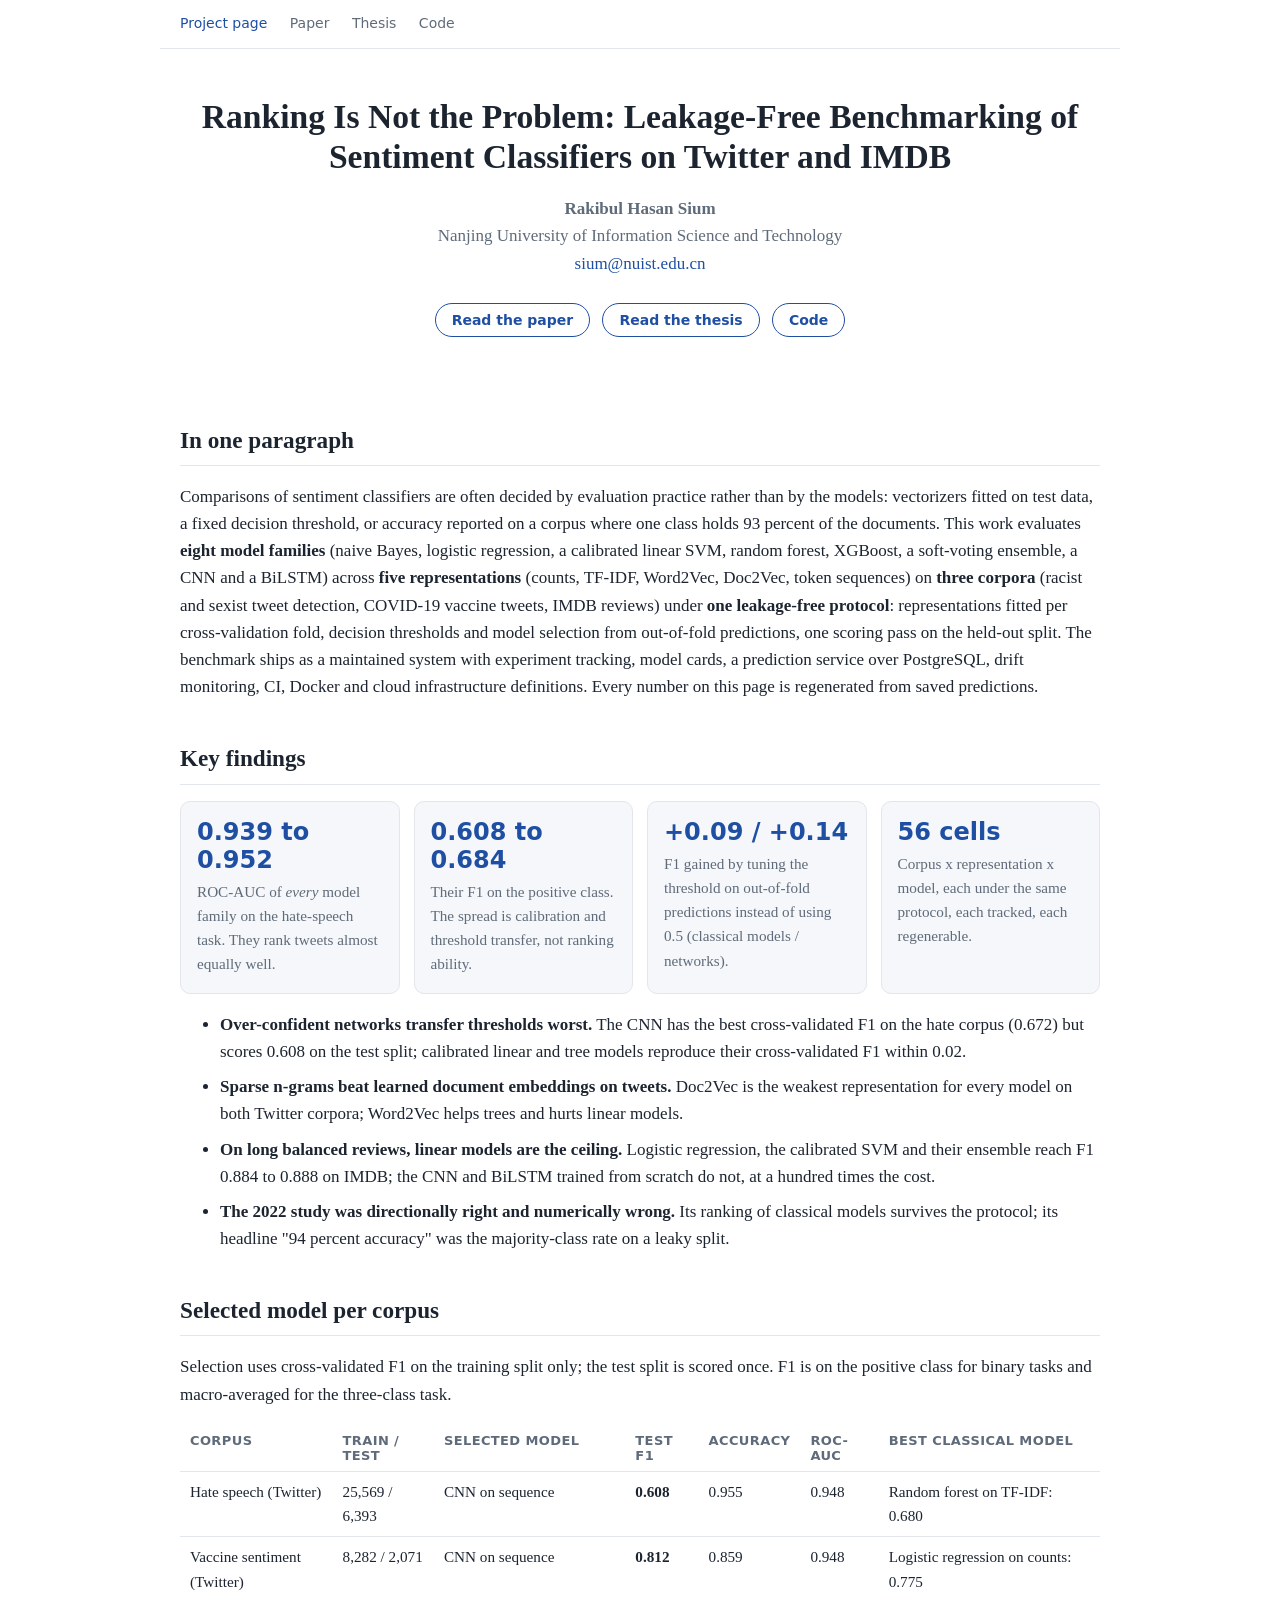
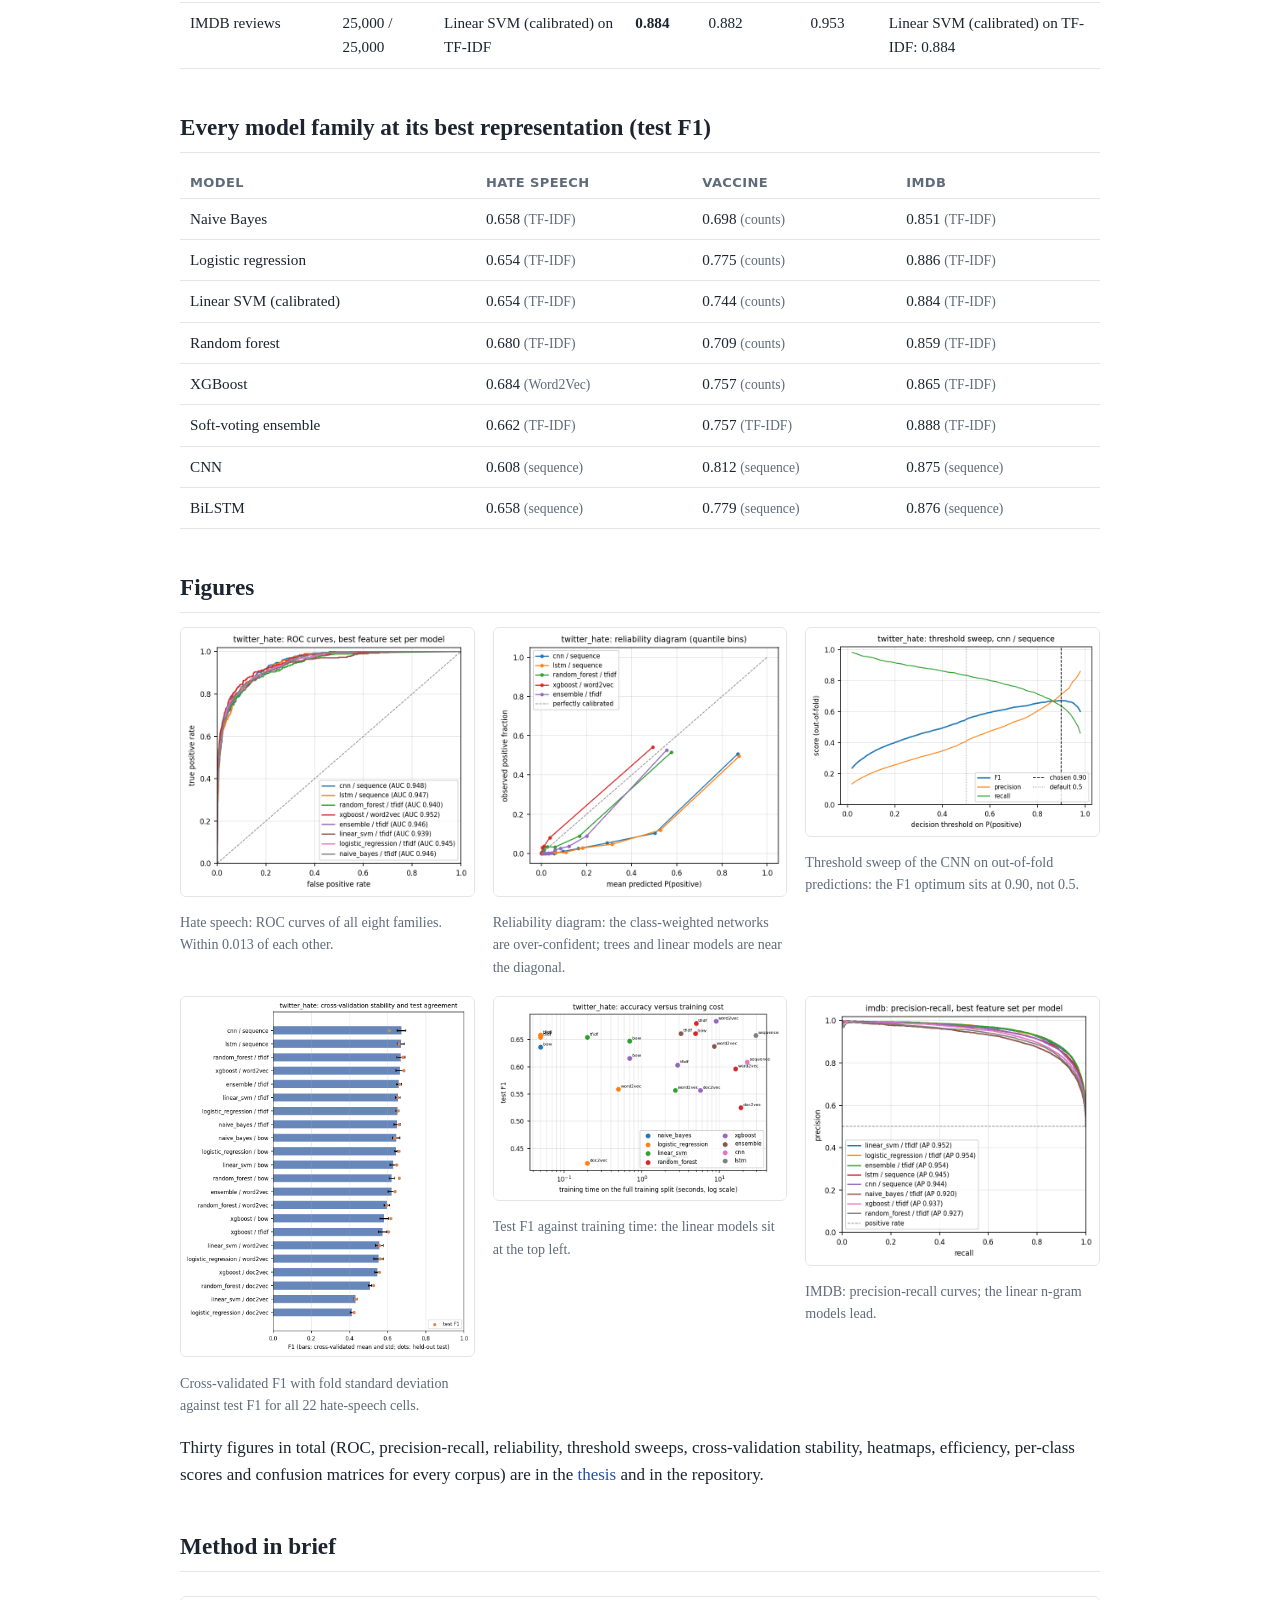
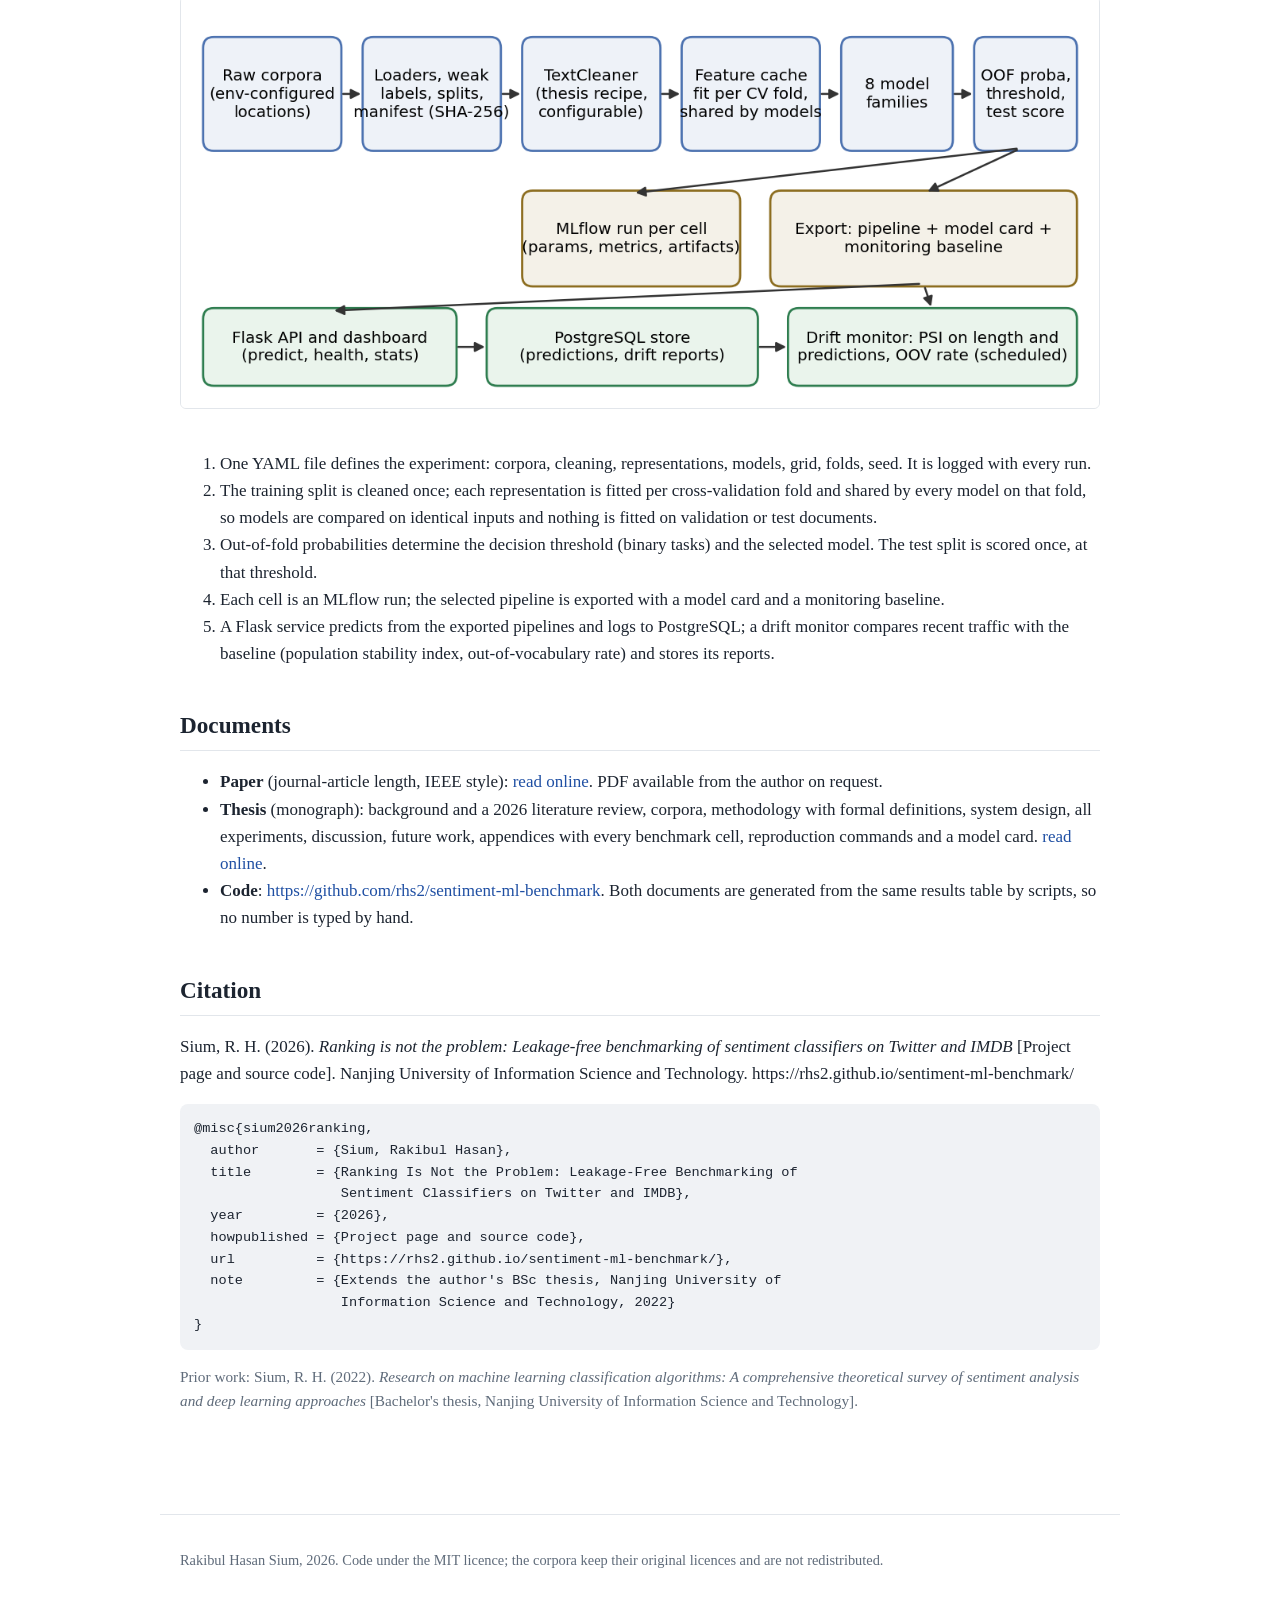
<file: docs/index.html>
<!doctype html>
<html lang="en">
<head>
<meta charset="utf-8">
<meta name="viewport" content="width=device-width, initial-scale=1">
<title>Ranking Is Not the Problem: Leakage-Free Benchmarking of Sentiment Classifiers on Twitter and IMDB</title>
<meta name="description" content="A leakage-free benchmark of eight sentiment classifiers across five text representations and three corpora, with MLflow tracking, model cards, a prediction service and drift monitoring.">
<meta property="og:title" content="Ranking Is Not the Problem: Leakage-Free Benchmarking of Sentiment Classifiers on Twitter and IMDB">
<meta property="og:description" content="56-cell benchmark under one evaluation protocol. Ranking ability is nearly identical across model families; thresholds and calibration decide F1.">
<meta property="og:image" content="https://rhs2.github.io/sentiment-ml-benchmark/figures/roc_twitter_hate.png">
<link rel="stylesheet" href="style.css">
</head>
<body>
<nav class="sitenav"><a href="index.html" class="active">Project page</a> <a href="paper.html">Paper</a> <a href="thesis.html">Thesis</a> <a href="https://github.com/rhs2/sentiment-ml-benchmark">Code</a></nav>

<header class="hero">
  <h1>Ranking Is Not the Problem: Leakage-Free Benchmarking of Sentiment Classifiers on Twitter and IMDB</h1>
  <p class="authors"><b>Rakibul Hasan Sium</b><br>Nanjing University of Information Science and Technology<br><a href="mailto:sium@nuist.edu.cn">sium@nuist.edu.cn</a></p>
  <p class="links">
    <a class="btn" href="paper.html">Read the paper</a>
    <a class="btn" href="thesis.html">Read the thesis</a>
    <a class="btn" href="https://github.com/rhs2/sentiment-ml-benchmark">Code</a>
  </p>
</header>

<main>
<section>
  <h2>In one paragraph</h2>
  <p>Comparisons of sentiment classifiers are often decided by evaluation practice rather than by the models: vectorizers fitted on test data, a fixed decision threshold, or accuracy reported on a corpus where one class holds 93 percent of the documents. This work evaluates <b>eight model families</b> (naive Bayes, logistic regression, a calibrated linear SVM, random forest, XGBoost, a soft-voting ensemble, a CNN and a BiLSTM) across <b>five representations</b> (counts, TF-IDF, Word2Vec, Doc2Vec, token sequences) on <b>three corpora</b> (racist and sexist tweet detection, COVID-19 vaccine tweets, IMDB reviews) under <b>one leakage-free protocol</b>: representations fitted per cross-validation fold, decision thresholds and model selection from out-of-fold predictions, one scoring pass on the held-out split. The benchmark ships as a maintained system with experiment tracking, model cards, a prediction service over PostgreSQL, drift monitoring, CI, Docker and cloud infrastructure definitions. Every number on this page is regenerated from saved predictions.</p>
</section>

<section>
  <h2>Key findings</h2>
  <div class="cards">
    <div class="card"><div class="num">0.939 to 0.952</div><p>ROC-AUC of <i>every</i> model family on the hate-speech task. They rank tweets almost equally well.</p></div>
    <div class="card"><div class="num">0.608 to 0.684</div><p>Their F1 on the positive class. The spread is calibration and threshold transfer, not ranking ability.</p></div>
    <div class="card"><div class="num">+0.09 / +0.14</div><p>F1 gained by tuning the threshold on out-of-fold predictions instead of using 0.5 (classical models / networks).</p></div>
    <div class="card"><div class="num">56 cells</div><p>Corpus x representation x model, each under the same protocol, each tracked, each regenerable.</p></div>
  </div>
  <ul class="findings">
    <li><b>Over-confident networks transfer thresholds worst.</b> The CNN has the best cross-validated F1 on the hate corpus (0.672) but scores 0.608 on the test split; calibrated linear and tree models reproduce their cross-validated F1 within 0.02.</li>
    <li><b>Sparse n-grams beat learned document embeddings on tweets.</b> Doc2Vec is the weakest representation for every model on both Twitter corpora; Word2Vec helps trees and hurts linear models.</li>
    <li><b>On long balanced reviews, linear models are the ceiling.</b> Logistic regression, the calibrated SVM and their ensemble reach F1 0.884 to 0.888 on IMDB; the CNN and BiLSTM trained from scratch do not, at a hundred times the cost.</li>
    <li><b>The 2022 study was directionally right and numerically wrong.</b> Its ranking of classical models survives the protocol; its headline "94 percent accuracy" was the majority-class rate on a leaky split.</li>
  </ul>
</section>

<section>
  <h2>Selected model per corpus</h2>
  <p>Selection uses cross-validated F1 on the training split only; the test split is scored once. F1 is on the positive class for binary tasks and macro-averaged for the three-class task.</p>
  <div class="scroll"><table>
    <thead><tr><th>Corpus</th><th>Train / test</th><th>Selected model</th><th>Test F1</th><th>Accuracy</th><th>ROC-AUC</th><th>Best classical model</th></tr></thead>
    <tbody><tr><td>Hate speech (Twitter)</td><td>25,569 / 6,393</td><td>CNN on sequence</td><td><b>0.608</b></td><td>0.955</td><td>0.948</td><td>Random forest on TF-IDF: 0.680</td></tr><tr><td>Vaccine sentiment (Twitter)</td><td>8,282 / 2,071</td><td>CNN on sequence</td><td><b>0.812</b></td><td>0.859</td><td>0.948</td><td>Logistic regression on counts: 0.775</td></tr><tr><td>IMDB reviews</td><td>25,000 / 25,000</td><td>Linear SVM (calibrated) on TF-IDF</td><td><b>0.884</b></td><td>0.882</td><td>0.953</td><td>Linear SVM (calibrated) on TF-IDF: 0.884</td></tr></tbody>
  </table></div>
</section>

<section>
  <h2>Every model family at its best representation (test F1)</h2>
  <div class="scroll"><table>
    <thead><tr><th>Model</th><th>Hate speech</th><th>Vaccine</th><th>IMDB</th></tr></thead>
    <tbody><tr><td>Naive Bayes</td><td>0.658 <span class='muted'>(TF-IDF)</span></td><td>0.698 <span class='muted'>(counts)</span></td><td>0.851 <span class='muted'>(TF-IDF)</span></td></tr><tr><td>Logistic regression</td><td>0.654 <span class='muted'>(TF-IDF)</span></td><td>0.775 <span class='muted'>(counts)</span></td><td>0.886 <span class='muted'>(TF-IDF)</span></td></tr><tr><td>Linear SVM (calibrated)</td><td>0.654 <span class='muted'>(TF-IDF)</span></td><td>0.744 <span class='muted'>(counts)</span></td><td>0.884 <span class='muted'>(TF-IDF)</span></td></tr><tr><td>Random forest</td><td>0.680 <span class='muted'>(TF-IDF)</span></td><td>0.709 <span class='muted'>(counts)</span></td><td>0.859 <span class='muted'>(TF-IDF)</span></td></tr><tr><td>XGBoost</td><td>0.684 <span class='muted'>(Word2Vec)</span></td><td>0.757 <span class='muted'>(counts)</span></td><td>0.865 <span class='muted'>(TF-IDF)</span></td></tr><tr><td>Soft-voting ensemble</td><td>0.662 <span class='muted'>(TF-IDF)</span></td><td>0.757 <span class='muted'>(TF-IDF)</span></td><td>0.888 <span class='muted'>(TF-IDF)</span></td></tr><tr><td>CNN</td><td>0.608 <span class='muted'>(sequence)</span></td><td>0.812 <span class='muted'>(sequence)</span></td><td>0.875 <span class='muted'>(sequence)</span></td></tr><tr><td>BiLSTM</td><td>0.658 <span class='muted'>(sequence)</span></td><td>0.779 <span class='muted'>(sequence)</span></td><td>0.876 <span class='muted'>(sequence)</span></td></tr></tbody>
  </table></div>
</section>

<section>
  <h2>Figures</h2>
  <div class="gallery">
    <figure><img src="figures/roc_twitter_hate.png" alt="ROC curves on the hate corpus"><figcaption>Hate speech: ROC curves of all eight families. Within 0.013 of each other.</figcaption></figure>
    <figure><img src="figures/calibration_twitter_hate.png" alt="Reliability diagram"><figcaption>Reliability diagram: the class-weighted networks are over-confident; trees and linear models are near the diagonal.</figcaption></figure>
    <figure><img src="figures/threshold_twitter_hate.png" alt="Threshold sweep"><figcaption>Threshold sweep of the CNN on out-of-fold predictions: the F1 optimum sits at 0.90, not 0.5.</figcaption></figure>
    <figure><img src="figures/cv_twitter_hate.png" alt="Cross-validation stability"><figcaption>Cross-validated F1 with fold standard deviation against test F1 for all 22 hate-speech cells.</figcaption></figure>
    <figure><img src="figures/efficiency_twitter_hate.png" alt="Accuracy versus cost"><figcaption>Test F1 against training time: the linear models sit at the top left.</figcaption></figure>
    <figure><img src="figures/pr_imdb.png" alt="IMDB precision-recall"><figcaption>IMDB: precision-recall curves; the linear n-gram models lead.</figcaption></figure>
  </div>
  <p>Thirty figures in total (ROC, precision-recall, reliability, threshold sweeps, cross-validation stability, heatmaps, efficiency, per-class scores and confusion matrices for every corpus) are in the <a href="thesis.html">thesis</a> and in the repository.</p>
</section>

<section>
  <h2>Method in brief</h2>
  <img src="figures/architecture.png" alt="System architecture" class="wide">
  <ol>
    <li>One YAML file defines the experiment: corpora, cleaning, representations, models, grid, folds, seed. It is logged with every run.</li>
    <li>The training split is cleaned once; each representation is fitted per cross-validation fold and shared by every model on that fold, so models are compared on identical inputs and nothing is fitted on validation or test documents.</li>
    <li>Out-of-fold probabilities determine the decision threshold (binary tasks) and the selected model. The test split is scored once, at that threshold.</li>
    <li>Each cell is an MLflow run; the selected pipeline is exported with a model card and a monitoring baseline.</li>
    <li>A Flask service predicts from the exported pipelines and logs to PostgreSQL; a drift monitor compares recent traffic with the baseline (population stability index, out-of-vocabulary rate) and stores its reports.</li>
  </ol>
</section>

<section>
  <h2>Documents</h2>
  <ul>
    <li><b>Paper</b> (journal-article length, IEEE style): <a href="paper.html">read online</a>. PDF available from the author on request.</li>
    <li><b>Thesis</b> (monograph): background and a 2026 literature review, corpora, methodology with formal definitions, system design, all experiments, discussion, future work, appendices with every benchmark cell, reproduction commands and a model card. <a href="thesis.html">read online</a>.</li>
    <li><b>Code</b>: <a href="https://github.com/rhs2/sentiment-ml-benchmark">https://github.com/rhs2/sentiment-ml-benchmark</a>. Both documents are generated from the same results table by scripts, so no number is typed by hand.</li>
  </ul>
</section>

<section>
  <h2>Citation</h2>
  <p>Sium, R. H. (2026). <i>Ranking is not the problem: Leakage-free benchmarking of sentiment classifiers on Twitter and IMDB</i> [Project page and source code]. Nanjing University of Information Science and Technology. https://rhs2.github.io/sentiment-ml-benchmark/</p>
<pre><code>@misc{sium2026ranking,
  author       = {Sium, Rakibul Hasan},
  title        = {Ranking Is Not the Problem: Leakage-Free Benchmarking of
                  Sentiment Classifiers on Twitter and IMDB},
  year         = {2026},
  howpublished = {Project page and source code},
  url          = {https://rhs2.github.io/sentiment-ml-benchmark/},
  note         = {Extends the author's BSc thesis, Nanjing University of
                  Information Science and Technology, 2022}
}</code></pre>
  <p class="muted">Prior work: Sium, R. H. (2022). <i>Research on machine learning classification algorithms: A comprehensive theoretical survey of sentiment analysis and deep learning approaches</i> [Bachelor's thesis, Nanjing University of Information Science and Technology].</p>
</section>
</main>

<footer><p>Rakibul Hasan Sium, 2026. Code under the MIT licence; the corpora keep their original licences and are not redistributed.</p></footer>
</body>
</html>
</file>
<file: docs/style.css>
:root {
  --bg: #ffffff; --ink: #1c2430; --muted: #5f6b7a; --line: #e2e6eb; --accent: #1f4fa3; --card: #f5f7fa; --code: #f0f2f5;
}
@media (prefers-color-scheme: dark) {
  :root { --bg: #0f1419; --ink: #e6e9ee; --muted: #9aa5b3; --line: #2a333f; --accent: #7aa7ff; --card: #161d26; --code: #1b232d; }
  img { background: #fff; border-radius: 6px; }
}
* { box-sizing: border-box; }
html { scroll-behavior: smooth; }
body { margin: 0; background: var(--bg); color: var(--ink); font: 17px/1.6 Georgia, "Times New Roman", serif; }
a { color: var(--accent); text-decoration: none; }
a:hover { text-decoration: underline; }
.sitenav { max-width: 960px; margin: 0 auto; padding: 14px 20px; font: 14px/1.4 system-ui, -apple-system, "Segoe UI", Roboto, sans-serif; border-bottom: 1px solid var(--line); }
.sitenav a { margin-right: 18px; color: var(--muted); }
.sitenav a.active, .sitenav a:hover { color: var(--accent); }
.hero { max-width: 960px; margin: 0 auto; padding: 48px 20px 24px; text-align: center; }
.hero h1 { font-size: 2.1rem; line-height: 1.2; margin: 0 0 18px; }
.authors { color: var(--muted); margin: 0 0 22px; }
.links .btn { display: inline-block; margin: 4px; padding: 8px 16px; border: 1px solid var(--accent); border-radius: 999px; font: 600 14px system-ui, sans-serif; }
.links .btn:hover { background: var(--accent); color: #fff; text-decoration: none; }
main { max-width: 960px; margin: 0 auto; padding: 0 20px 60px; }
section { margin: 40px 0; }
h2 { font-size: 1.45rem; border-bottom: 1px solid var(--line); padding-bottom: 6px; margin: 0 0 14px; }
h3 { font-size: 1.15rem; margin: 22px 0 8px; }
.cards { display: grid; grid-template-columns: repeat(auto-fit, minmax(200px, 1fr)); gap: 14px; margin: 16px 0; }
.card { background: var(--card); border: 1px solid var(--line); border-radius: 10px; padding: 16px; }
.card .num { font: 700 1.5rem system-ui, sans-serif; color: var(--accent); margin-bottom: 6px; }
.card p { margin: 0; font-size: 0.95rem; color: var(--muted); }
.findings li { margin-bottom: 8px; }
.scroll { overflow-x: auto; }
table { border-collapse: collapse; width: 100%; font-size: 0.95rem; }
th, td { padding: 8px 10px; border-bottom: 1px solid var(--line); text-align: left; vertical-align: top; }
th { font: 600 13px system-ui, sans-serif; color: var(--muted); text-transform: uppercase; letter-spacing: 0.03em; }
.muted { color: var(--muted); font-size: 0.9em; }
.gallery { display: grid; grid-template-columns: repeat(auto-fit, minmax(280px, 1fr)); gap: 18px; }
figure { margin: 0; }
figure img { width: 100%; height: auto; border: 1px solid var(--line); border-radius: 6px; }
figcaption { font-size: 0.88rem; color: var(--muted); margin-top: 6px; }
img.wide { width: 100%; height: auto; border: 1px solid var(--line); border-radius: 6px; margin: 10px 0 16px; }
pre { background: var(--code); padding: 14px; border-radius: 8px; overflow-x: auto; font-size: 0.85rem; }
code { font-family: ui-monospace, SFMono-Regular, Menlo, monospace; }
footer { max-width: 960px; margin: 0 auto; padding: 20px; border-top: 1px solid var(--line); color: var(--muted); font-size: 0.9rem; }
/* pandoc-rendered paper and thesis */
header#title-block-header { max-width: 860px; margin: 30px auto 0; padding: 0 20px; text-align: center; }
header#title-block-header h1.title { font-size: 1.9rem; line-height: 1.25; }
header#title-block-header p.author { color: var(--muted); }
header#title-block-header div.abstract { text-align: left; margin-top: 18px; }
header#title-block-header div.abstract p { margin: 6px 0; }
header#title-block-header .abstract-title { font-weight: 700; text-align: center; }
nav#TOC { max-width: 860px; margin: 20px auto; padding: 14px 20px; background: var(--card); border: 1px solid var(--line); border-radius: 10px; font-size: 0.95rem; }
nav#TOC ul { margin: 4px 0; padding-left: 20px; }
body > h1, body > h2, body > h3, body > h4, body > h5, body > h6, body > p, body > ul, body > ol, body > dl, body > div, body > figure, body > table, body > pre, body > blockquote, body > section { max-width: 860px; margin-left: auto; margin-right: auto; }
body > p, body > ul, body > ol, body > dl, body > pre, body > table, body > blockquote { padding-left: 20px; padding-right: 20px; }
body > h1, body > h2, body > h3, body > h4, body > h5, body > h6 { padding: 0 20px; }
body > h4, body > h5 { font-size: 1.05rem; margin-top: 18px; margin-bottom: 6px; }
body > figure img, body > div figure img, figure img { max-width: 100%; }
body > table, body > div > table { font-size: 0.88rem; }
caption, .caption { font-size: 0.88rem; color: var(--muted); text-align: left; padding: 6px 0; }
</file>
